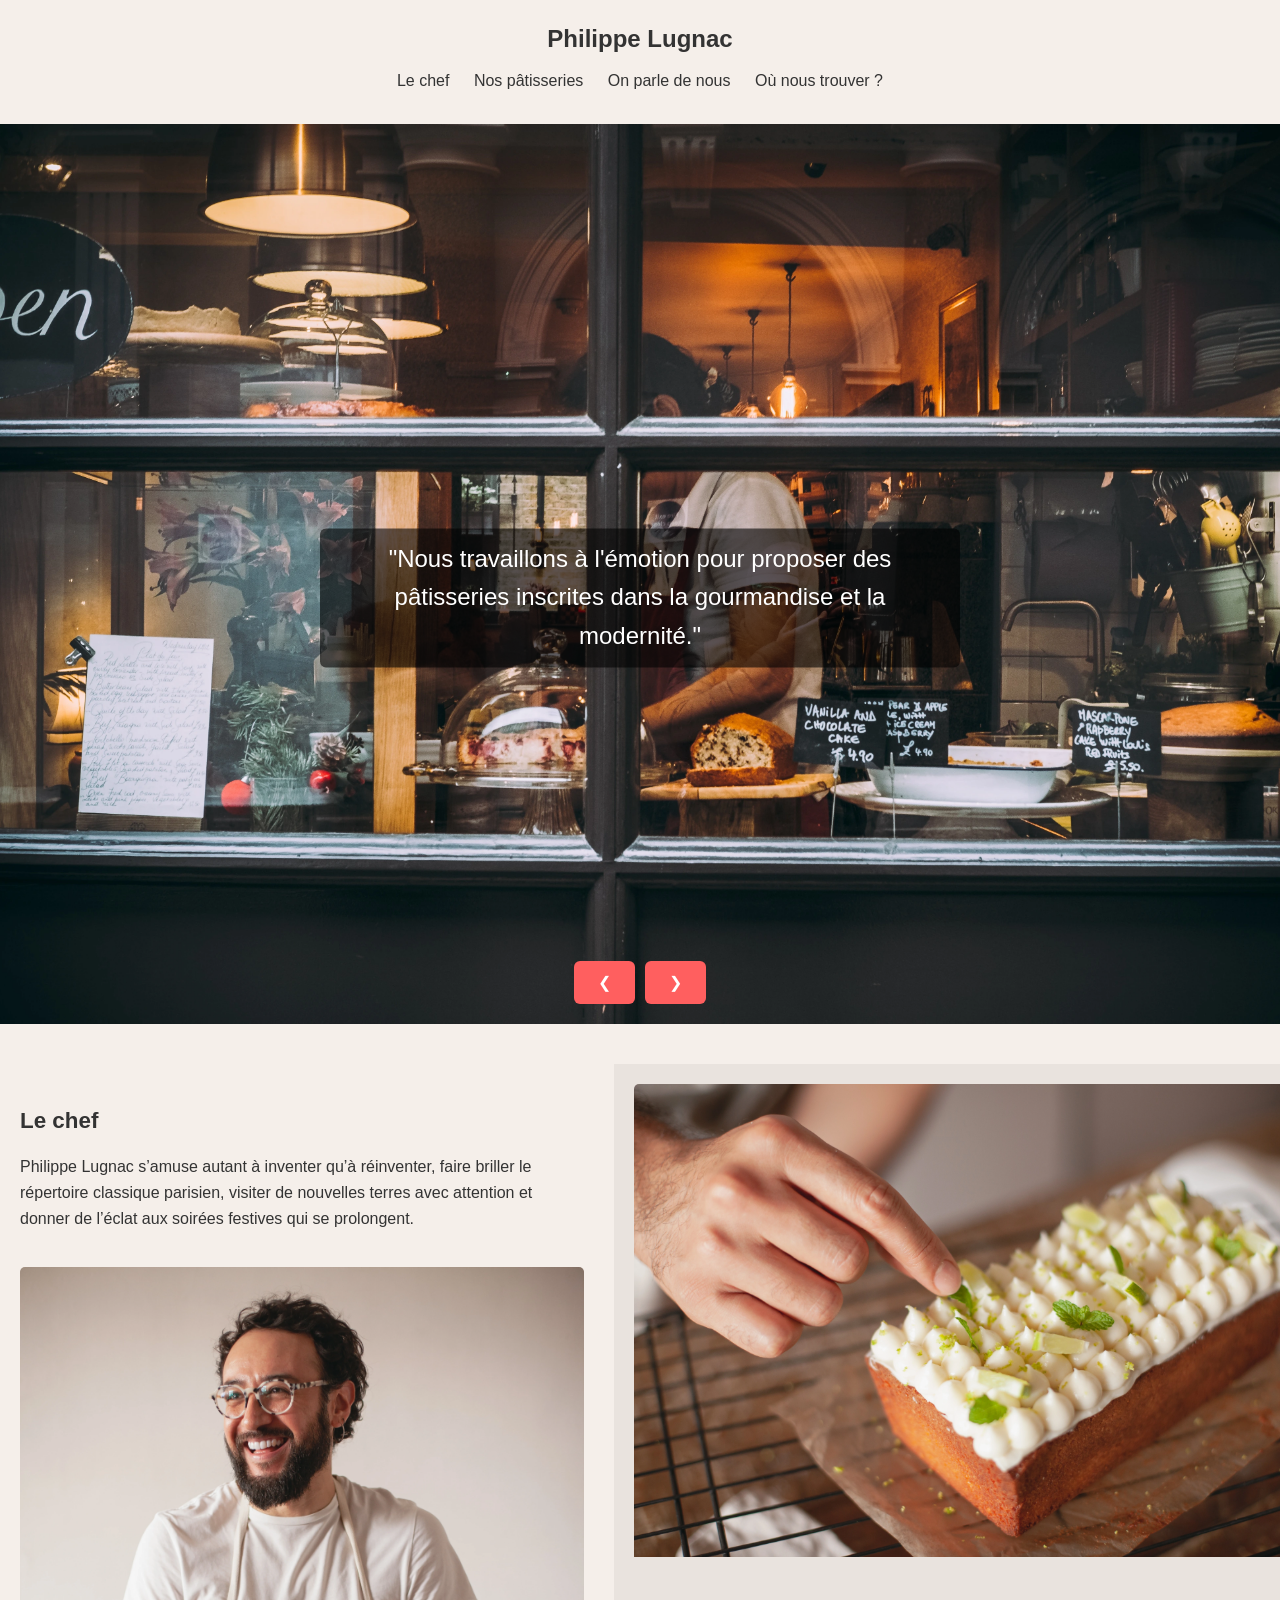
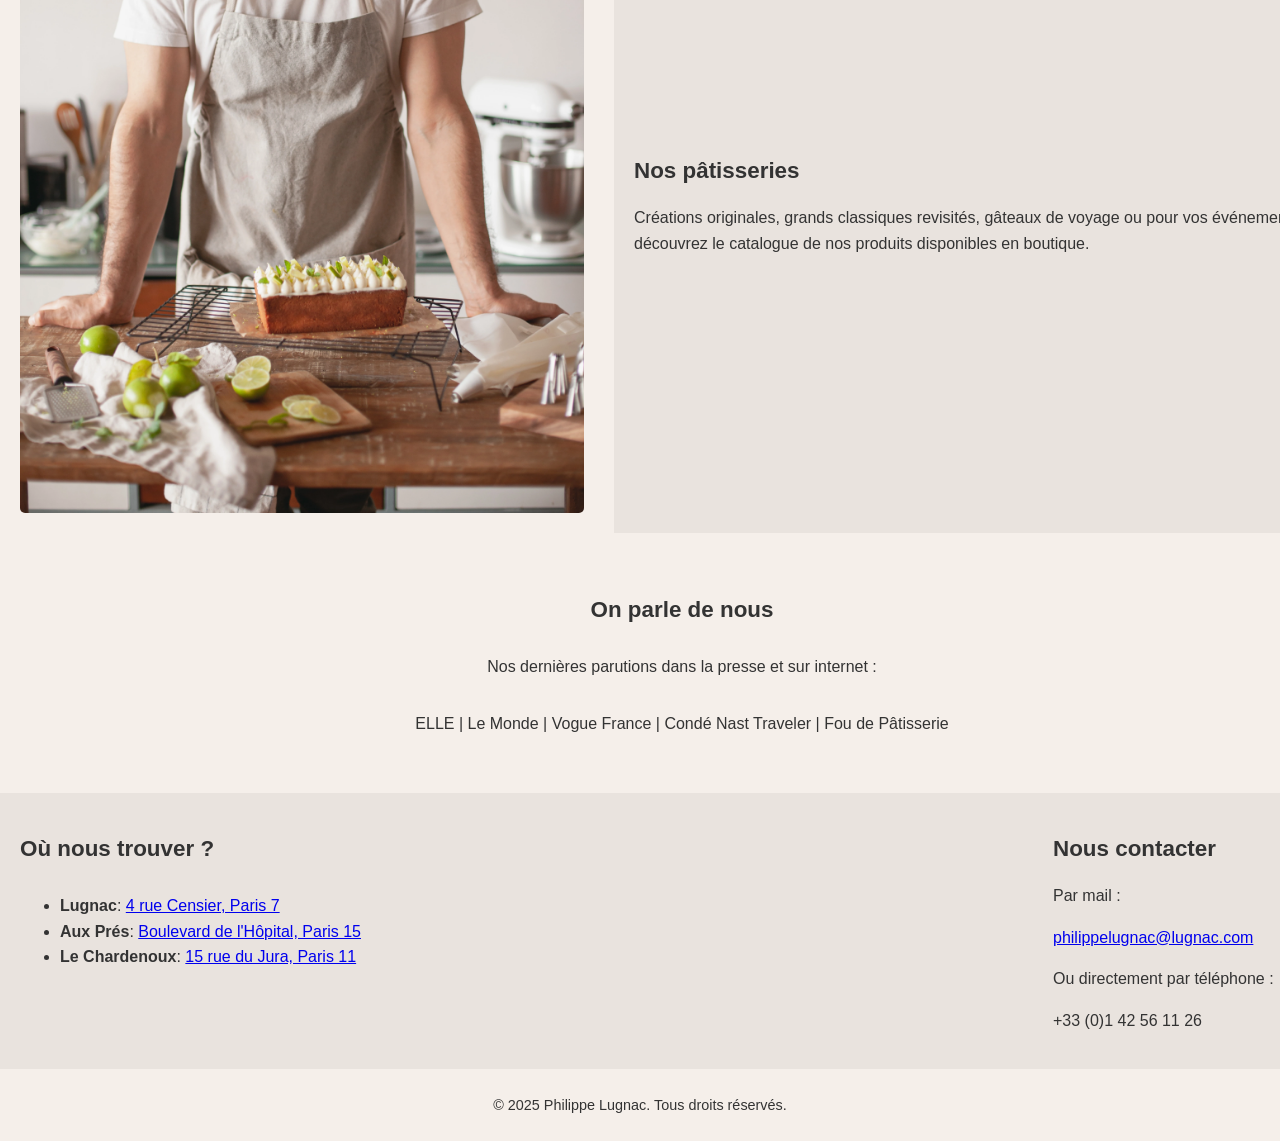
<file: index.html>
<!DOCTYPE html>
<html lang="fr">

<head>
    <meta charset="UTF-8">
    <meta name="viewport" content="width=device-width, initial-scale=1.0">
    <title>Philippe Lugnac - Pâtisseries</title>
    <link rel="stylesheet" href="style.css"/>
</head>

<body>
    <header>
        <h1>Philippe Lugnac</h1>
        <nav>
            <a href="#chef">Le chef</a>
            <a href="#patisseries">Nos pâtisseries</a>
            <a href="#media">On parle de nous</a>
            <a href="#locations">Où nous trouver ?</a>
        </nav>
    </header>

    <div class="hero">
      <div class="carousel">
          <img src="hero-image1.webp" alt="Image 1" class="carousel-image active" loading="lazy">
          <img src="hero-image2.webp" alt="Image 2" class="carousel-image" loading="lazy">
          <img src="hero-image3.webp" alt="Image 3" class="carousel-image" loading="lazy">
          <img src="hero-image4.webp" alt="Image 4" class="carousel-image" loading="lazy">
      </div>
      
      <p class="hero-text">
          "Nous travaillons à l'émotion pour proposer des pâtisseries inscrites dans la gourmandise et la modernité."
      </p>
  
      <div class="carousel-controls">
          <button class="carousel-btn prev" onclick="prevImage()">&#10094;</button>
          <button class="carousel-btn next" onclick="nextImage()">&#10095;</button>
      </div>
    </div>

    <div class="flex">
        <div class="border-left"></div>
        <main>
            <div class="informations">
                <section id="chef" class="chef">
                    <div class="content">
                        <div>
                            <h2>Le chef</h2>
                            <p>Philippe Lugnac s’amuse autant à inventer qu’à réinventer, faire briller le répertoire
                                classique
                                parisien, visiter de nouvelles terres avec attention et donner de l’éclat aux soirées
                                festives
                                qui se prolongent.</p>
                        </div>
                        <img src="chef.webp" alt="Philippe Lugnac dans sa cuisine" loading="lazy">
                    </div>
                </section>

                <section id="patisseries" class="patisseries">
                    <div class="nos-patisseries">
                        <img src="gateau.webp" alt="Pâtisserie décorée avec soin" loading="lazy">
                        <div>
                            <h2>Nos pâtisseries</h2>
                            <p>Créations originales, grands classiques revisités, gâteaux de voyage ou pour vos événements,
                                découvrez le catalogue de nos produits disponibles en boutique.</p>
                        </div>
                    </div>
                </section>
            </div>

            <section id="media" class="media">
                <h2>On parle de nous</h2>
                <p>Nos dernières parutions dans la presse et sur internet :</p>
                <div>
                    <p>ELLE | Le Monde | Vogue France | Condé Nast Traveler | Fou de Pâtisserie</p>
                </div>
            </section>

            <section id="locationsContact" class="locationsContact">
                <div>
                    <h2>Où nous trouver ?</h2>
                    <div class="grid">
                        <ul>
                            <li><strong>Lugnac</strong>: <a
                                    href="https://www.google.fr/maps/place/4+Rue+Censier,+75005+Paris/@48.8410919,2.3526616,721m/data=!3m2!1e3!4b1!4m6!3m5!1s0x47e671f1f4104b53:0x43e3cbe39e9ac673!8m2!3d48.8410919!4d2.3552365!16s%2Fg%2F11kj0jx6jg?entry=ttu&g_ep=EgoyMDI1MDIxMS4wIKXMDSoASAFQAw%3D%3D">
                                    4 rue Censier, Paris 7
                                </a>
                            </li>
                            <li><strong>Aux Prés</strong>: <a
                                    href="https://www.google.fr/maps/place/Bd+de+l'H%C3%B4pital,+Paris/@48.8377865,2.3576212,1442m/data=!3m2!1e3!4b1!4m6!3m5!1s0x47e671f486441fa9:0x172c6bb691c3df2e!8m2!3d48.8377865!4d2.3601961!16zL20vMGIwMzY3?entry=ttu&g_ep=EgoyMDI1MDIxMC4wIKXMDSoASAFQAw%3D%3D">
                                    Boulevard de l'Hôpital, Paris 15
                                </a>
                            </li>
                            <li><strong>Le Chardenoux</strong>: <a
                                    href="https://www.google.fr/maps/place/15+Rue+du+Jura,+75013+Paris/@48.8371371,2.3513052,1442m/data=!3m2!1e3!4b1!4m6!3m5!1s0x47e671f2e81a700d:0xc16e8543b4608ac7!8m2!3d48.8371372!4d2.3561761!16s%2Fg%2F11cs6p7qyv?entry=ttu&g_ep=EgoyMDI1MDIxMC4wIKXMDSoASAFQAw%3D%3D">
                                    15 rue du Jura, Paris 11
                                </a>
                            </li>
                        </ul>
                    </div>
                </div>

                <div id="right">
                    <h2>Nous contacter</h2>
                    <p>Par mail :</p>
                    <a href="mailto:philippelugnac@lugnac.com">philippelugnac@lugnac.com</a>
                    <p>Ou directement par téléphone : </p>
                    <p>+33 (0)1 42 56 11 26</p>
                </div>
            </section>
        </main>
        <div class="border-right"></div>
    </div>
    <footer>
        <p>&copy; 2025 Philippe Lugnac. Tous droits réservés.</p>
    </footer>
    <script src="script.js"></script>
  </body>
</html>
</file>
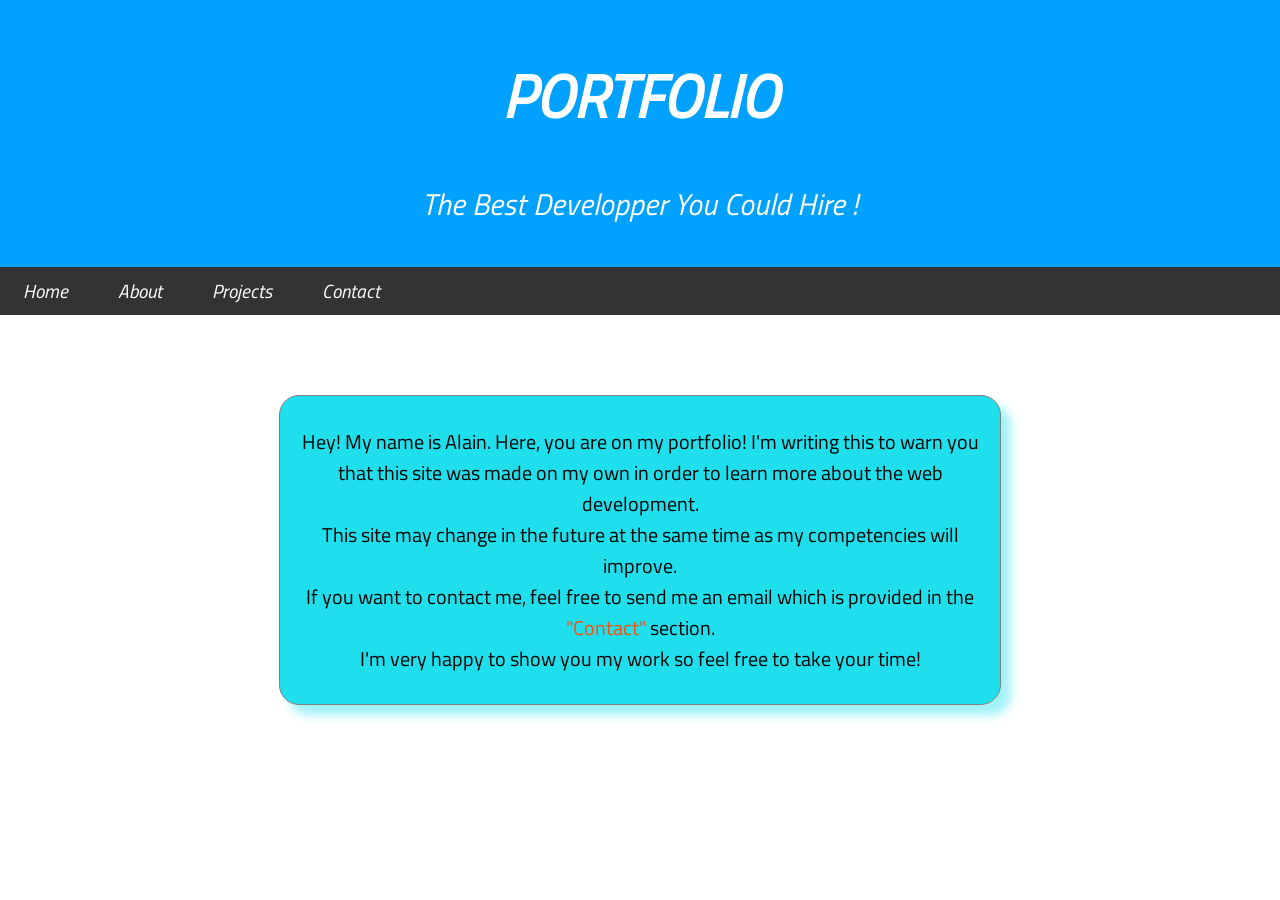
<file: www/index.html>
<!DOCTYPE html>
<html lang="en" dir="ltr">
    
    <head>
        <meta charset="utf-8">
        <title>Portfolio</title>
        <link rel="stylesheet" href="css/master.css">
        <link rel="icon" href="ressources/img/favicon.png">
        <script src="js/index.js" charset="utf-8"></script>
    </head>

    <body>
        <div class="fixed-header">
            <h1>PORTFOLIO</h1>
            <p> The Best Developper You Could Hire !</p>
        </div>
        <nav>
            <a class="item" href="index.html">Home</a>
            <a class="item" href="#">About</a>
            <a class="item" href="pages/projects.html">Projects</a>
            <a class="item" href="#">Contact</a>
        </nav>
        <div class="container">
            <div class="information-container">
                <p>Hey! My name is Alain. Here, you are on my portfolio! I'm writing this to warn you that this site was made on my own in order to learn more about the web development.
                    This site may change in the future at the same time as my competencies will improve.
                    If you want to contact me, feel free to send me an email which is provided in the <a href="#">"Contact"</a> section.
                    I'm very happy to show you my work so feel free to take your time!
                </p>
            </div>
        </div>
    </body>
</html>
</file>
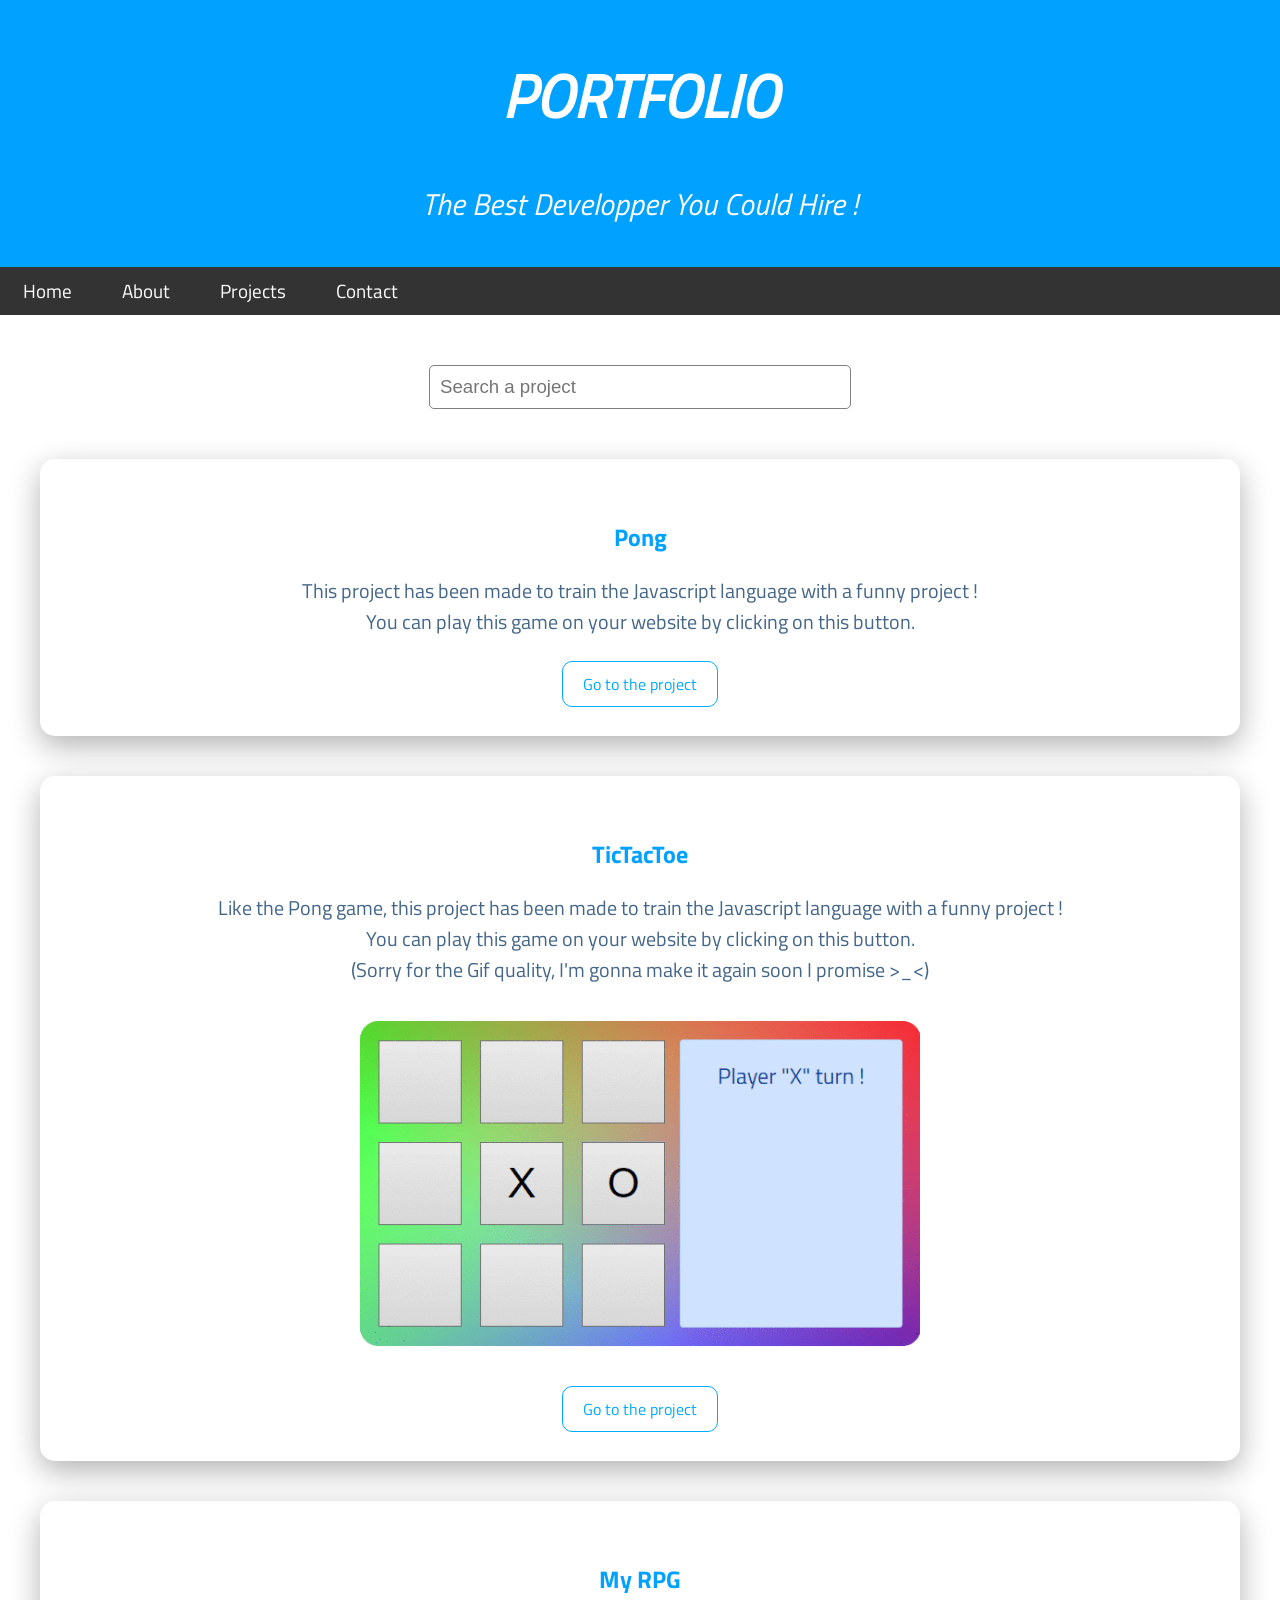
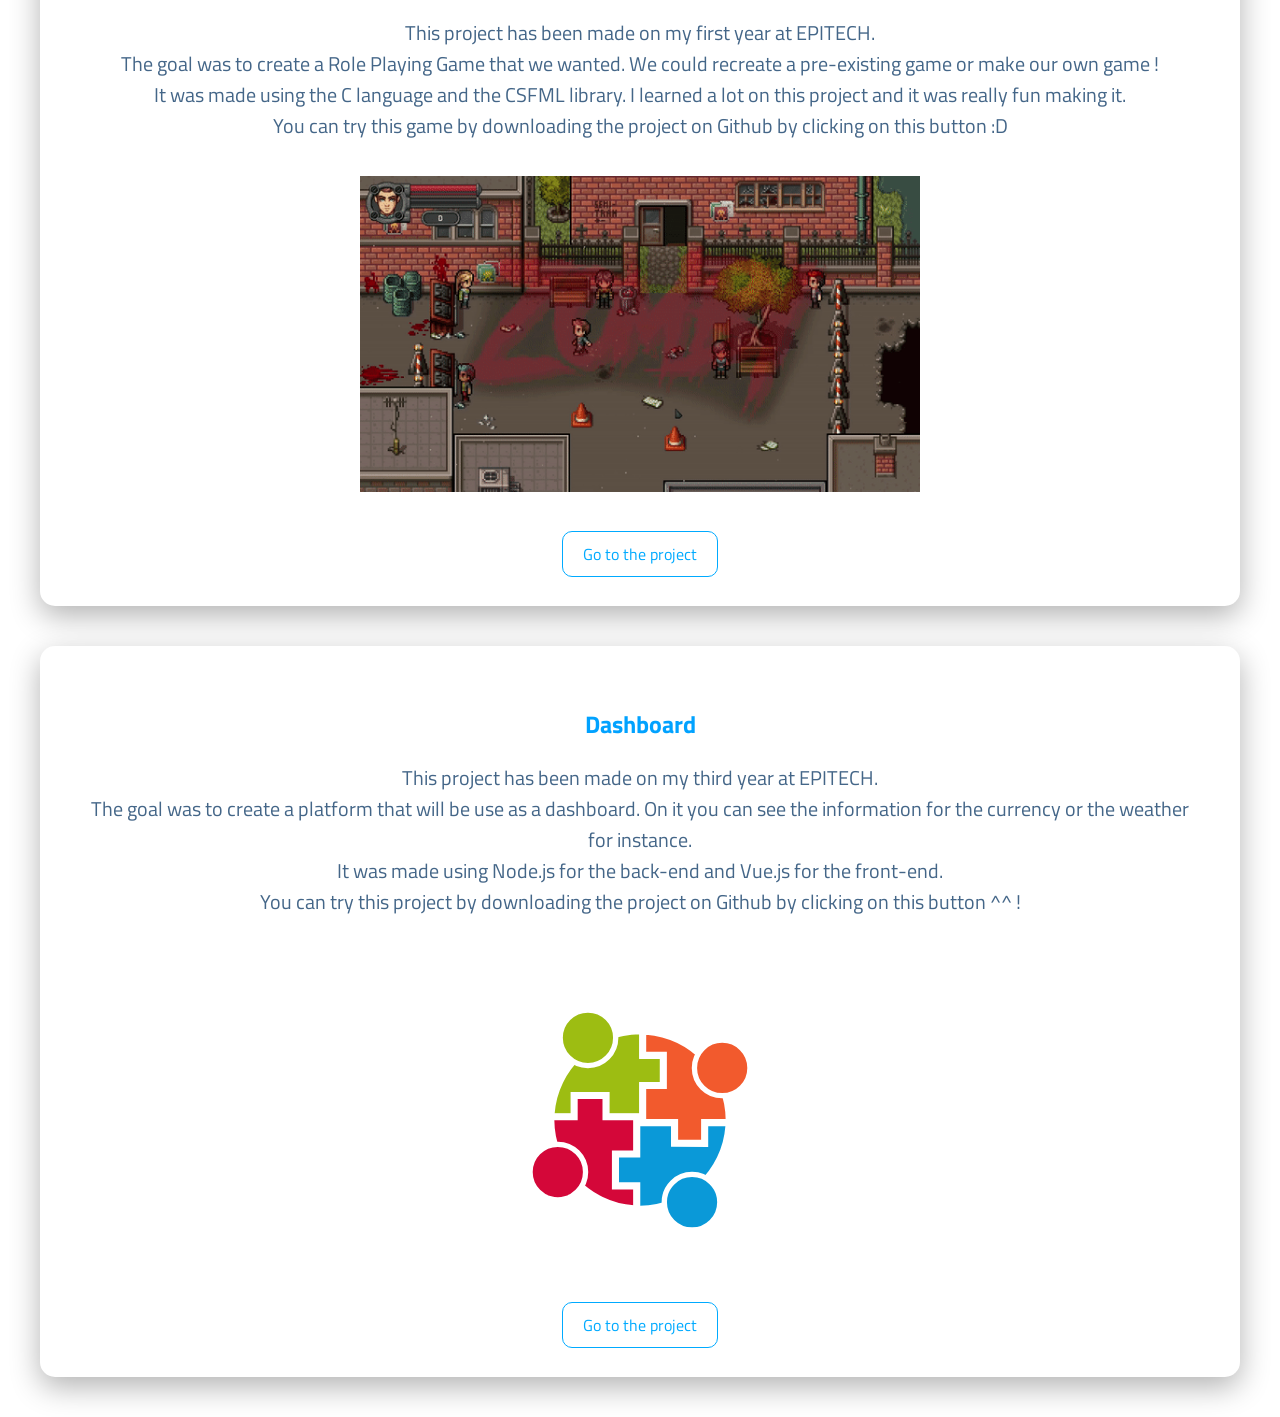
<file: pages/projects.html>
<!DOCTYPE html>
<html lang="en" dir="ltr">
    
    <head>
        <meta charset="utf-8">
        <title>Portfolio</title>
        <link rel="stylesheet" href="../css/master.css">
        <link rel="stylesheet" href="../css/projects.css">
        <link rel="icon" href="../ressources/img/favicon.png">
        <script src="../js/index.js" charset="utf-8"></script>
        <script src="../js/project.js" charset="utf-8"></script>
    </head>

    <body>
        <div class="fixed-header">
            <h1>PORTFOLIO</h1>
            <p> The Best Developper You Could Hire !</p>
        </div>
        <nav>
            <a class="item" href="../index.html">Home</a>
            <a class="item" href="#">About</a>
            <a class="item" href="projects.html">Projects</a>
            <a class="item" href="contact.html">Contact</a>
        </nav>
        <div class="container">
            <div class="centered">
                <input id="search-input" type="text" placeholder="Search a project">
            </div>
            <div class="projects">
                <div class="card-white">
                    <h2>Pong</h2>
                    <p>This project has been made to train the Javascript language with a funny project !
                        You can play this game on your website by clicking on this button.
                    </p>
                    <a class="button-project" href="projects/pong.html">Go to the project</a>
                </div>
                <div class="card-white">
                    <h2>TicTacToe</h2>
                    <p>Like the Pong game, this project has been made to train the Javascript language with a funny project !
                        You can play this game on your website by clicking on this button.
                        (Sorry for the Gif quality, I'm gonna make it again soon I promise >_<)
                    </p>
                    <img src="../ressources/img/tictactoe_gif.gif" class="center-image">
                    <a class="button-project" href="projects/TicTacToe.html">Go to the project</a>
                </div>
                <div class="card-white">
                    <h2>My RPG</h2>
                    <p>This project has been made on my first year at EPITECH.
                        The goal was to create a Role Playing Game that we wanted. We could recreate a pre-existing game or make our own game !
                        It was made using the C language and the CSFML library. I learned a lot on this project and it was really fun making it.
                        You can try this game by downloading the project on Github by clicking on this button :D
                    </p>
                    <img src="../ressources/img/RPG_gif.gif" class="center-image">
                    <a class="button-project" href="https://github.com/Alsaka-No-One/My_RPG">Go to the project</a>
                </div>
                <div class="card-white">
                    <h2>Dashboard</h2>
                    <p>This project has been made on my third year at EPITECH.
                        The goal was to create a platform that will be use as a dashboard. On it you can see the information for the currency or the weather for instance.
                        It was made using Node.js for the back-end and Vue.js for the front-end.
                        You can try this project by downloading the project on Github by clicking on this button ^^ !
                    </p>
                    <img src="../ressources/img/spinner.svg" class="spinner-svg">
                    <a class="button-project" href="https://github.com/Alsaka-No-One/dashboard">Go to the project</a>
                </div>
            </div>
        </div>
    </body>
</html>
</file>
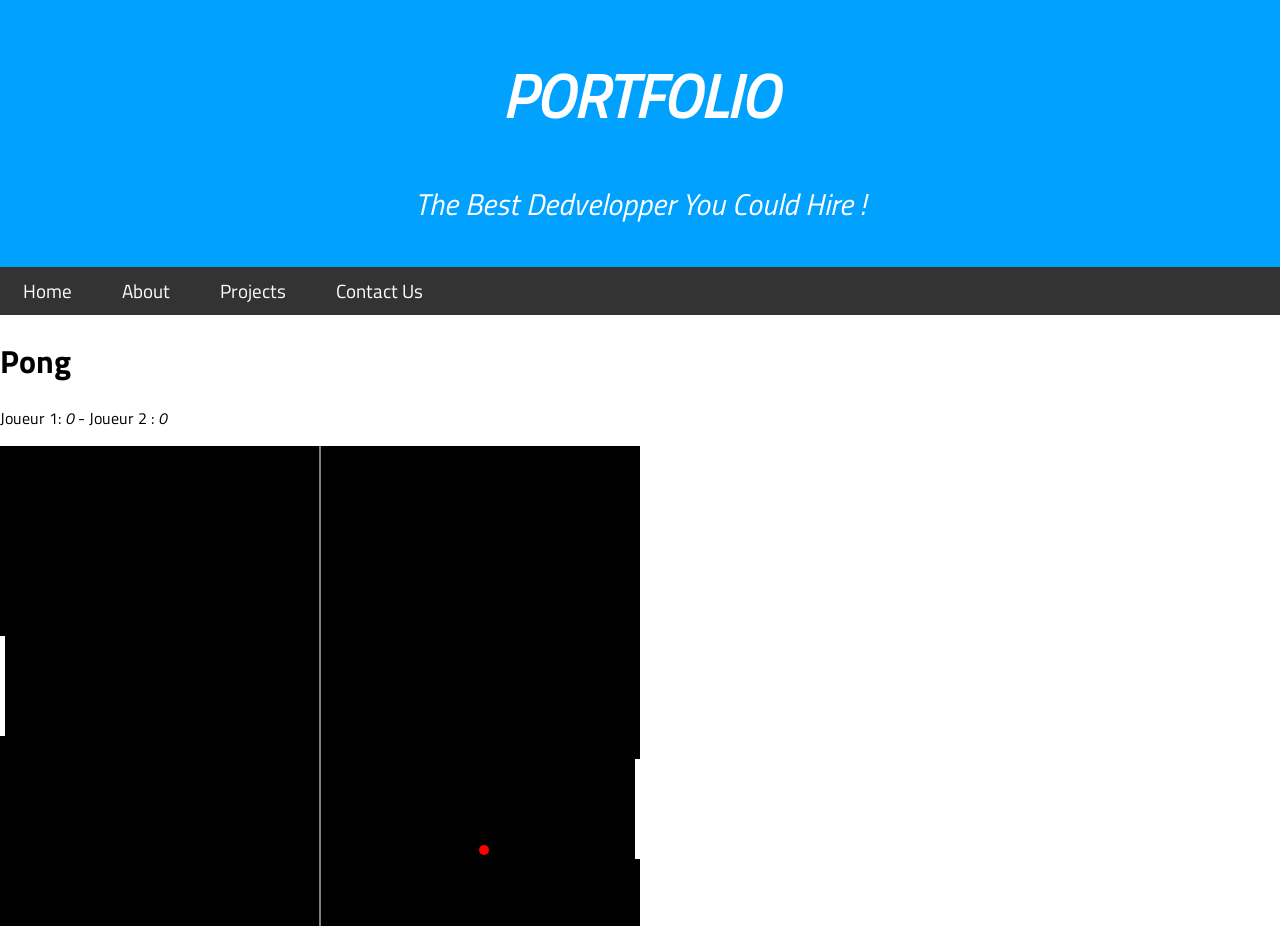
<file: pages/projects/pong.html>
<!DOCTYPE HTML>
<html lang="en" dir="ltr">

    <head>
        <meta charset="utf-8">
        <title>Pong</title>
        <link rel="stylesheet" href="../../css/master.css">
        <link rel="icon" href="../../ressources/img/favicon.png">
        <script src="../../js/index.js" charset="utf-8"></script>
    </head>

    <body>
        <div class="fixed-header">
            <h1>PORTFOLIO</h1>
            <p> The Best Dedvelopper You Could Hire !</p>
        </div>
        <nav>
            <a class="item" href="../../index.html">Home</a>
            <a class="item" href="#">About</a>
            <a class="item" href="../projects.html">Projects</a>
            <a class="item" href="../contact.html">Contact Us</a>
        </nav>
        <h1>Pong</h1>
        <main role="main">
            <p>Joueur 1: <em id="player-score">0</em> - Joueur 2 : <em id="computer-score">0</em></p>
            <canvas id="canvas" width="640" height="480"></canvas>
        </main>
        <script src="../../js/pong/main.js"></script>

    </body>

</html
</file>
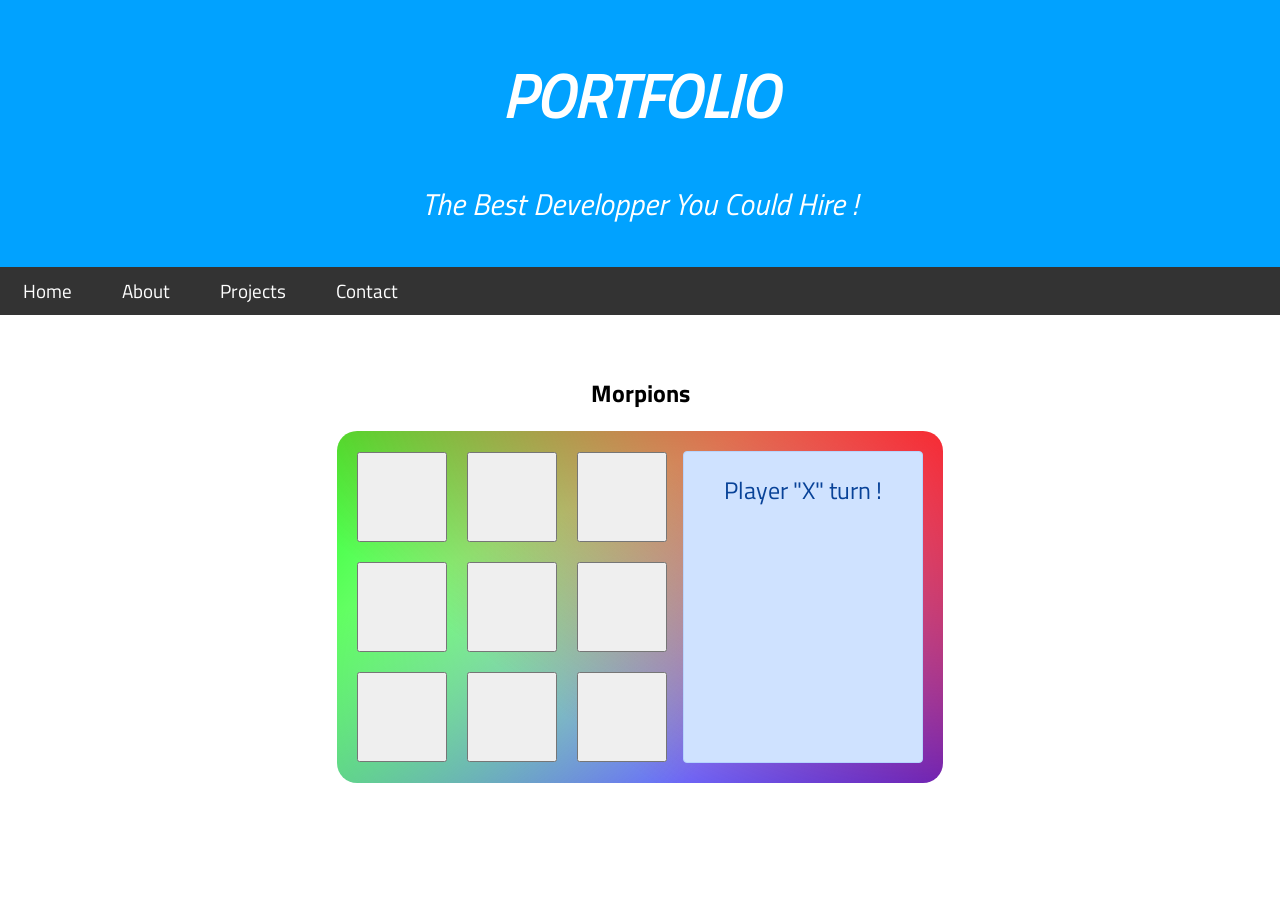
<file: pages/projects/TicTacToe.html>
<!DOCTYPE html>
<html lang="en" dir="ltr">
    
    <head>
        <meta charset="utf-8">
        <title>Portfolio</title>
        <link rel="stylesheet" href="../../css/master.css">
        <link rel="stylesheet" href="../../css/project/tictactoe.css">
        <link rel="icon" href="../../ressources/img/favicon.png">
        <script src="../../js/index.js" charset="utf-8"></script>
        <script src="../../js/TicTacToe/main.js" charset="utf-8" defer></script>
    </head>

    <body>
        <div class="fixed-header">
            <h1>PORTFOLIO</h1>
            <p> The Best Developper You Could Hire !</p>
        </div>
        <nav>
            <a class="item" href="../../index.html">Home</a>
            <a class="item" href="#">About</a>
            <a class="item" href="../projects.html">Projects</a>
            <a class="item" href="../contact.html">Contact</a>
        </nav>
        <div class="container">
            <div class="centered">
                <h2>Morpions</h2>
                <div class="morpion">
                    <div class="button-morpion">
                        <button class="button-game"></button>
                        <button class="button-game"></button>
                        <button class="button-game"></button>
                        <button class="button-game"></button>
                        <button class="button-game"></button>
                        <button class="button-game"></button>
                        <button class="button-game"></button>
                        <button class="button-game"></button>
                        <button class="button-game"></button>
                    </div>
                    <div class="game-information">Player "X" turn !</div>
                </div>
            </div>
        </div>
    </body>
</html>
</file>
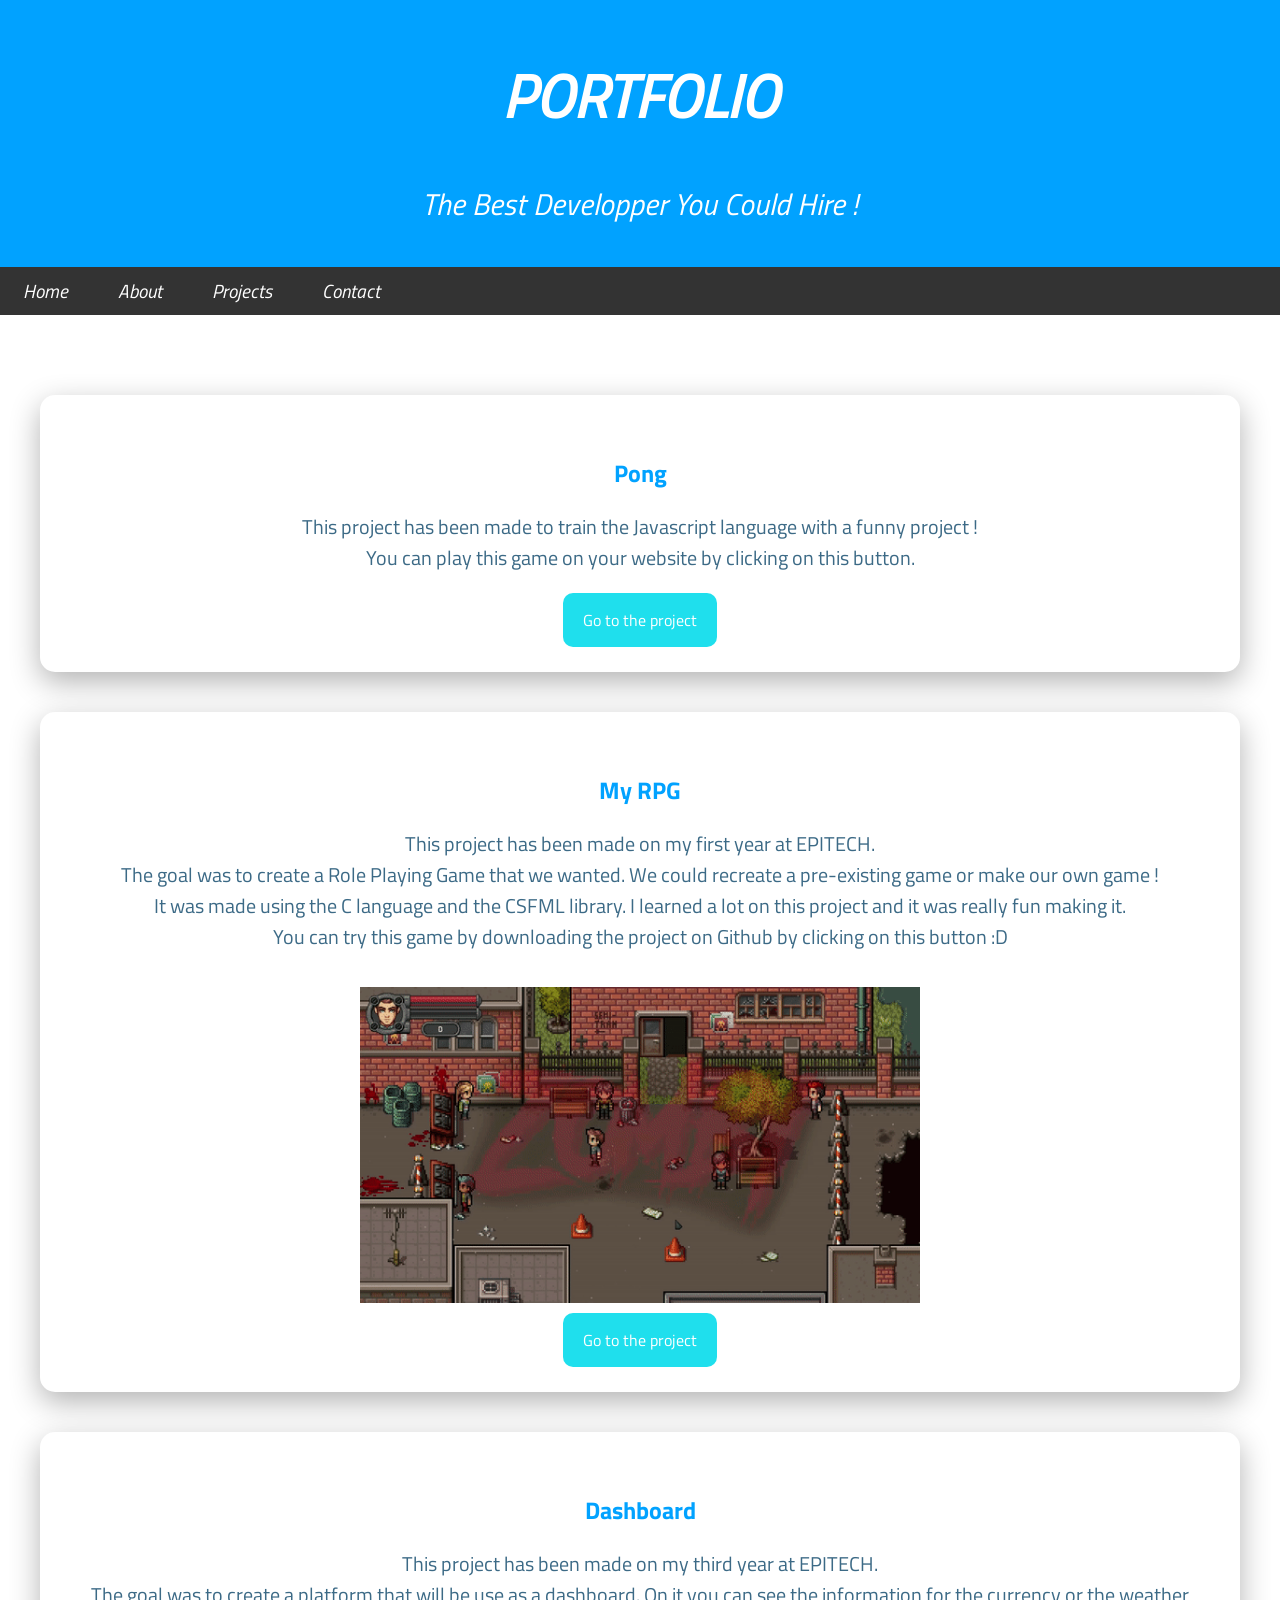
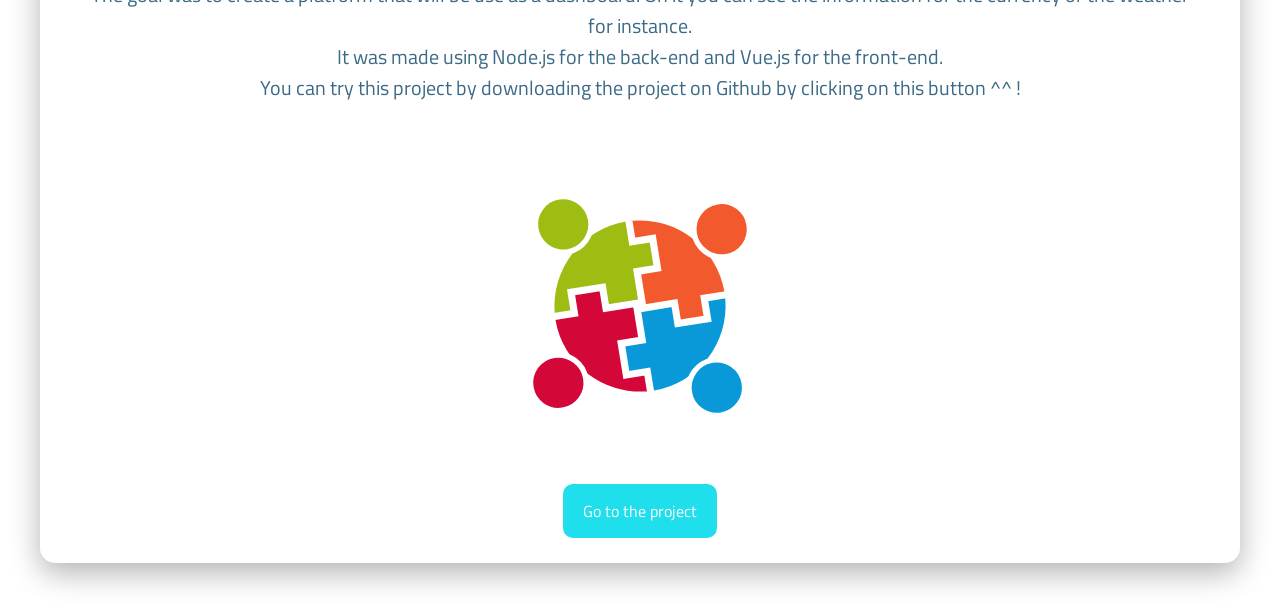
<file: www/pages/projects.html>
<!DOCTYPE html>
<html lang="en" dir="ltr">
    
    <head>
        <meta charset="utf-8">
        <title>Portfolio</title>
        <link rel="stylesheet" href="../css/master.css">
        <link rel="stylesheet" href="../css/projects.css">
        <link rel="icon" href="../ressources/img/favicon.png">
        <script src="../js/index.js" charset="utf-8"></script>
    </head>

    <body>
        <div class="fixed-header">
            <h1>PORTFOLIO</h1>
            <p> The Best Developper You Could Hire !</p>
        </div>
        <nav>
            <a class="item" href="../index.html">Home</a>
            <a class="item" href="#">About</a>
            <a class="item" href="projects.html">Projects</a>
            <a class="item" href="#">Contact</a>
        </nav>
        <div class="container">
            <div class="card-white">
                <h2>Pong</h2>
                <p>This project has been made to train the Javascript language with a funny project !
                    You can play this game on your website by clicking on this button.
                </p>
                <a class="button-project" href="projects/pong.html">Go to the project</a>
            </div>
            <div class="card-white">
                <h2>My RPG</h2>
                <p>This project has been made on my first year at EPITECH.
                    The goal was to create a Role Playing Game that we wanted. We could recreate a pre-existing game or make our own game !
                    It was made using the C language and the CSFML library. I learned a lot on this project and it was really fun making it.
                    You can try this game by downloading the project on Github by clicking on this button :D
                </p>
                <img src="../ressources/img/RPG_gif.gif" class="center-image">
                <a class="button-project" href="https://github.com/Alsaka-No-One/My_RPG">Go to the project</a>
            </div>
            <div class="card-white">
                <h2>Dashboard</h2>
                <p>This project has been made on my third year at EPITECH.
                    The goal was to create a platform that will be use as a dashboard. On it you can see the information for the currency or the weather for instance.
                    It was made using Node.js for the back-end and Vue.js for the front-end.
                    You can try this project by downloading the project on Github by clicking on this button ^^ !
                </p>
                <img src="../ressources/img/spinner.svg" class="spinner-svg">
                <a class="button-project" href="https://github.com/Alsaka-No-One/dashboard">Go to the project</a>
            </div>
            <!-- <div class="card-white">
                <h2>Pong</h2>
                <p>This project has been made to train the Javascript language with a funny project !
                    You can play this game on your website by clicking on this button.
                </p>
                <a class="button-project" href="projects/pong.html">Go to the project</a>
            </div>
            <div class="card-white">
                <h2>Pong</h2>
                <p>This project has been made to train the Javascript language with a funny project !
                    You can play this game on your website by clicking on this button.
                </p>
                <a class="button-project" href="projects/pong.html">Go to the project</a>
            </div> -->
        </div>
    </body>
</html>
</file>
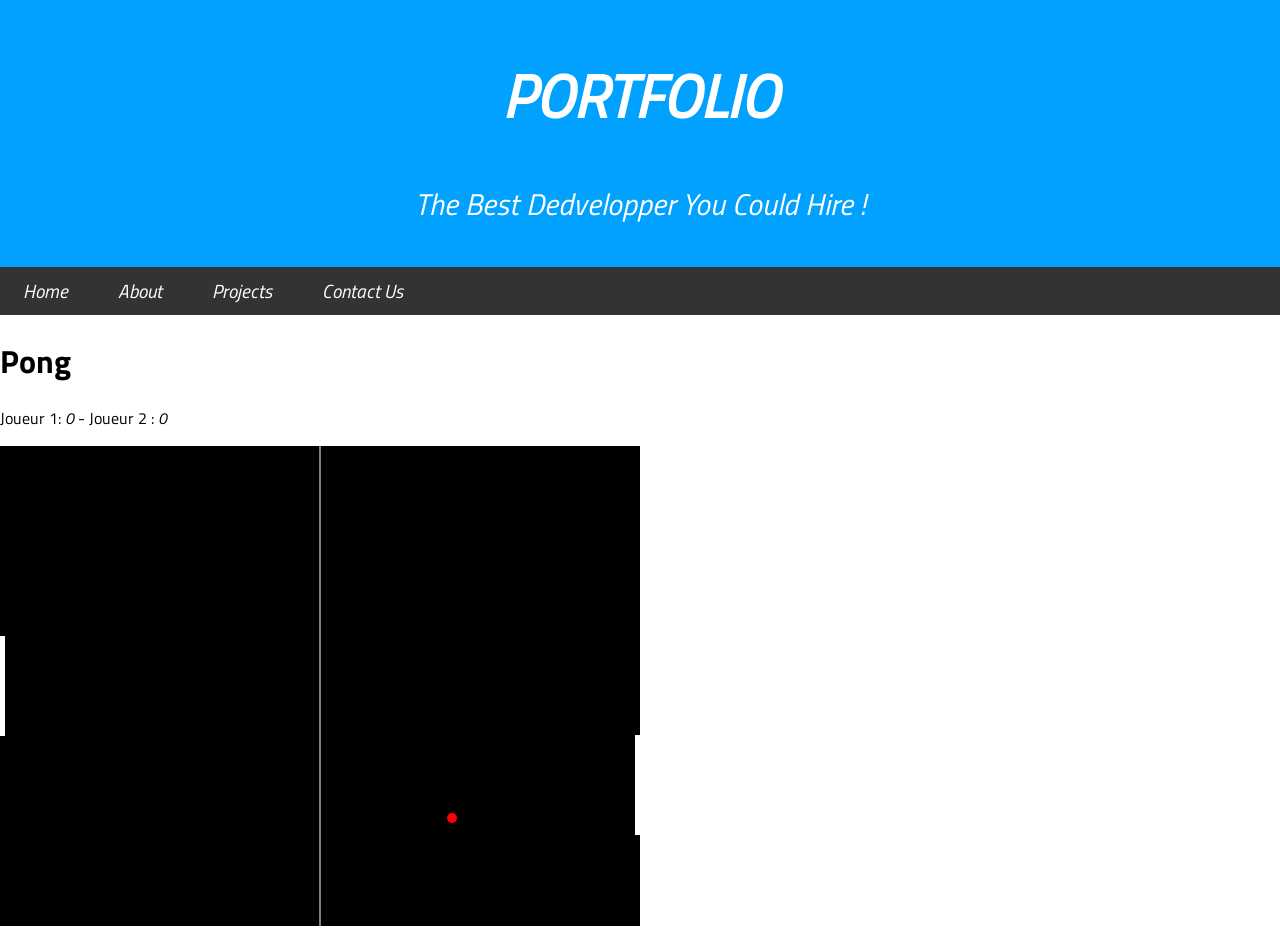
<file: www/pages/projects/pong.html>
<!DOCTYPE HTML>
<html lang="en" dir="ltr">

    <head>
        <meta charset="utf-8">
        <title>Pong</title>
        <link rel="stylesheet" href="../../css/master.css">
        <link rel="icon" href="../../ressources/img/favicon.png">
        <script src="../../js/index.js" charset="utf-8"></script>
    </head>

    <body>
        <div class="fixed-header">
            <h1>PORTFOLIO</h1>
            <p> The Best Dedvelopper You Could Hire !</p>
        </div>
        <nav>
            <a class="item" href="../../index.html">Home</a>
            <a class="item" href="#">About</a>
            <a class="item" href="../projects.html">Projects</a>
            <a class="item" href="#">Contact Us</a>
        </nav>
        <h1>Pong</h1>
        <main role="main">
            <p>Joueur 1: <em id="player-score">0</em> - Joueur 2 : <em id="computer-score">0</em></p>
            <canvas id="canvas" width="640" height="480"></canvas>
        </main>
        <script src="../../js/pong/main.js"></script>

    </body>

</html
</file>
<file: style.css>
body {
  font-family: Arial, sans-serif;
  line-height: 1.6;
  margin: 0;
  padding: 0;
  color: #333;
  background-color: #F5EFEA;
}

header {
  text-align: center;
  padding: 20px;
  background-color: #F5EFEA;
}

header h1 {
  font-size: 1.5rem;
  margin: 0;
}

nav {
  margin: 10px 0;
}

nav a {
  margin: 0 10px;
  text-decoration: none;
  color: #333;
  font-size: 1rem;
}

.flex {
  display: flex;
  justify-content: space-between;
}

.border-left {
  width: 33%;
  height: 100vh;
}

.border-right {
  width: 33%;
  height: 100vh;
}

.hero {
  position: relative;
  width: 100vw; /* Prend 100% de la largeur de la fenêtre */
  height: 100vh; /* Hauteur égale à la hauteur de la fenêtre */
  overflow: hidden;
}

.carousel {
  position: relative;
  width: 100vw;
  height: 100vh;
}

.carousel-image {
  width: 100vw;
  height: 100vh;
  object-fit: cover; /* Remplit l'espace sans déformation */
  display: none;
  transition: opacity 0.5s ease;
}

.carousel-image.active {
  display: block;
  opacity: 1;
}

.hero-text {
  position: absolute;
  top: 50%;
  left: 50%;
  transform: translate(-50%, -50%);
  color: white;
  background-color: rgba(0, 0, 0, 0.6);
  padding: 12px 24px;
  border-radius: 6px;
  font-size: 24px;
  text-align: center;
  max-width: 80%;
}

.carousel-controls {
  position: absolute;
  bottom: 20px;
  left: 50%;
  transform: translateX(-50%);
  display: flex;
  gap: 10px;
}

.carousel-btn {
  background-color: #ff5f5f;
  color: white;
  padding: 12px 24px;
  border: none;
  border-radius: 6px;
  font-size: 16px;
  cursor: pointer;
  transition: background-color 0.3s ease;
}

.carousel-btn:hover {
  background-color: #e04d4d;
}

@media (max-width: 768px) {
  .hero-text {
      font-size: 18px;
      padding: 8px 16px;
  }

  .carousel-btn {
      padding: 10px 20px;
      font-size: 14px;
  }
}

section {
  padding: 20px;
}

.chef, .patisseries, .media {
  display: flex;
  flex-direction: column;
  margin-bottom: 20px;
}

.locationsContact {
  display: flex;;
}

.chef img {
  width: 564px;
  height: 702px;
}

.patisseries {
  background-color: #e9e3de;
}

.patisseries img {
  width: 710px;
  height: 533px;
}

.locationsContact {
  background-color: #e9e3de;
}

.media {
  text-align: center;
}

.locationsContact img {
  width: 564px;
  height: 404px;
}

h2 {
  font-size: 1.4rem;
  margin-bottom: 10px;
}

.content {
  display: flex;
  flex-wrap: wrap;
  gap: 20px;
}

.grid {
  display: grid;
  flex-direction: column;
  align-items: center; 
  grid-template-columns: 1fr 1fr 1fr;
  column-gap: 5px;
}

.nos-patisseries {
  display: flex;
  flex-direction: column;
  align-items: center; 
  grid-template-columns: 1fr 1fr 1fr;
  column-gap: 5px;
}

.nos-patisseries img {
  padding-bottom: 25%;
}

.informations {
  display: flex;
  flex-direction: row;
  gap: 10px;
  padding-top: 40px;
}

.informations img {
  height: auto;
  border-radius: 5px;
}

.right {
  right: 0;
}

footer {
  text-align: center;
  padding: 10px;
  background-color: #F5EFEA;
  font-size: 0.9rem;
}
</file>
<file: www/css/master.css>
@font-face {
    font-family: "Titilium";
    src: url("../ressources/font/titilium-web/TitilliumWeb-Regular.ttf") format("truetype");

    font-weight: normal;
    font-style: normal;
    font-variant: normal;
}

@font-face {
    font-family: "Titilium";
    src: url("../ressources/font/titilium-web/TitilliumWeb-Italic.ttf") format("truetype");

    font-style: italic;
}

@font-face {
    font-family: "Titilium";
    src: url("../ressources/font/titilium-web/TitilliumWeb-Bold.ttf") format("truetype");

    font-weight: bold;
}

body {
    margin: 0;
    font-family: 'Titilium';
}

.fixed-header {
    flex: content;
    padding: 10px;
    margin: 0;
    background: rgb(1, 162, 255);
    text-align: center;
    color: white;
    font-size: 30px;
    font-style: italic;
}

.container {
    margin: 20px;
    padding: 20px;
}

.information-container {
	width: 700px;
	margin: 40px auto;
    padding: 10px;
    background-color: rgba(19, 222, 236, 0.945);
    text-align: center;
    border: 1px solid grey;
    border-radius: 20px;
    box-shadow: 10px 10px 10px rgba(19, 222, 236, 0.4);
}

.information-container > p {
    white-space: pre-line;
    font-size: 20px;
	font-family: 'Titilium';
}

.information-container > p > a {
    text-decoration: none;
    color: rgb(255, 76, 5);
}

@media (max-width: 960px) {
	.information-container {
		width: 700px;
	}
}

@media (max-width: 720px) {
	.information-container {
		width: 500px;
	}
}

@media (max-width: 540px) {
	.information-container {
		width: 300px;
	}
}

nav {
    width: 100%;
    left: 0;
    background: #333;
    padding: 10px 0;
    color: #fff;
    font-style: italic;
}

nav.fixed-top {
    position: fixed;
    top: 0;
    width: 100%;
    background: #333;
    padding: 10px 0;
    color: #fff;
    font-style: italic;
}

nav > .item {
    font-size: 14pt;
    color: #fff;
    padding: 23px;
    text-decoration: none;
    transition: .2s opacity linear;
}

nav > .item:hover {
    opacity: .6;
}
</file>
<file: css/master.css>
@font-face {
    font-family: "Titilium";
    src: url("../ressources/font/titilium-web/TitilliumWeb-Regular.ttf") format("truetype");

    font-weight: normal;
    font-style: normal;
    font-variant: normal;
}

@font-face {
    font-family: "Titilium";
    src: url("../ressources/font/titilium-web/TitilliumWeb-Italic.ttf") format("truetype");

    font-style: italic;
}

@font-face {
    font-family: "Titilium";
    src: url("../ressources/font/titilium-web/TitilliumWeb-Bold.ttf") format("truetype");

    font-weight: bold;
}

body {
    margin: 0;
    font-family: 'Titilium';
}

body.fixed-top .container {
    margin-top: 70px;
}

body.fixed-top nav {
    position: fixed;
}

.centered {
    text-align: center;
}

.fixed-header {
    flex: content;
    padding: 10px;
    margin: 0;
    background: rgb(1, 162, 255);
    text-align: center;
    color: white;
    font-size: 30px;
    font-style: italic;
}

.container {
    margin: 20px;
    padding: 20px;
}

.information-container {
    position: relative;
    padding: 20px 40px;
    margin-bottom: 1rem;
    border: 1px solid transparent;
    border-radius: .25rem;
    color: #084298;
    background-color: #cfe2ff;
    border-color: #b6d4fe;
    font-size: 18pt;
    white-space: pre-line;
}

.information-container > a {
    text-decoration: none;
    color: rgb(255, 76, 5);
}

@media (max-width: 960px) {
	.information-container {
		width: 700px;
	}
}

@media (max-width: 720px) {
	.information-container {
		width: 500px;
	}
}

@media (max-width: 540px) {
	.information-container {
		width: 300px;
	}
}

nav {
    width: 100%;
    top: 0;
    left: 0;
    background: #333;
    padding: 10px 0;
    color: #fff;
    z-index: 4;
}

nav > .item {
    font-size: 14pt;
    color: #fff;
    padding: 23px;
    text-decoration: none;
    transition: .2s opacity linear;
}

nav > .item:hover {
    opacity: .6;
}
</file>
<file: css/projects.css>
#search-input {
    font-size: 14pt;
    padding: 10px;
    margin: 10px 0;
    min-width: 400px;
    border-radius: 5px;
    outline: none;
    border: 1px solid grey;
    transition: .1s box-shadow linear;
}

#search-input:focus {
    border-color: rgba(19, 222, 236, 0.945);
    box-shadow: 0 0 5px rgba(19, 222, 236, 0.945);
}

.projects {
    display: flex;
    flex-direction: column;
    justify-content: center;
}

.card-white {
    background-color: white;
    padding: 40px;
    box-shadow: 0px 10px 30px rgba(0, 0, 0, 0.3);
    border-radius: 15px;
    margin: 40px 0px 0px 0px;
    text-align: center;
}

.card-white > h2 {
    font-weight: bold;
    color: rgb(1, 162, 255);
}

.card-white > p {
    white-space: pre-line;
    font-size: 20px;
    font-family: 'Titilium';
    color: #468;
    padding-bottom: 15px;
}

.card-white > a {
    text-decoration: none;
    border-radius: 10px;
}

.center-image {
    display: block;
    margin-left: auto;
    margin-right: auto;
    width: 50%;
    padding-bottom: 50px;
}

.spinner-svg {
    display: block;
    margin-left: auto;
    margin-right: auto;
    width: 30%;
    padding-bottom: 25px;
}

.button-project {
    --button-color: #0af;
    color: var(--button-color);
    border: 1px solid var(--button-color);
    padding: 10px 20px;
    border-radius: 4px;
    transition: all .2s ease-in-out;
}

.button-project:hover {
    color: #fff;
    background-color: var(--button-color);
}
</file>
<file: css/project/tictactoe.css>
.morpion {
    display: inline-flex;
    align-items: center;
    justify-content: center;
    border-radius: 20px;
    background: linear-gradient(217deg, rgba(255,0,0,.8), rgba(255,0,0,0) 70.71%),
                linear-gradient(127deg, rgba(0,255,0,.8), rgba(0,255,0,0) 70.71%),
                linear-gradient(336deg, rgba(0,0,255,.8), rgba(0,0,255,0) 70.71%);
    padding: 20px;
}

.button-morpion {
    display: grid;
    grid-template-columns: repeat(3, 1fr);
    row-gap: 20px;
    column-gap: 20px;
}

.button-morpion button {
    width: 90px;
    height: 90px;
    font-size: 45px;
}

.game-information {
    height: 270px;
    padding: 20px 40px;
    margin-left: 16px;
    border: 1px solid transparent;
    border-radius: .25rem;
    color: #084298;
    background-color: #cfe2ff;
    border-color: #b6d4fe;
    font-size: 18pt;
    text-align: center;
    vertical-align: middle;
}

.game-information > a {
    text-decoration: none;
    color: rgb(255, 76, 5);
    cursor: pointer;
}
</file>
<file: www/css/projects.css>
.card-white {
    background-color: white;
    padding: 40px;
    box-shadow: 0px 10px 30px rgba(0, 0, 0, 0.3);
    border-radius: 15px;
    margin: 40px 0px 0px 0px;
    text-align: center;
}

.card-white > h2 {
    font-weight: bold;
    color: rgb(1, 162, 255);
}

.card-white > p {
    white-space: pre-line;
    font-size: 20px;
    font-family: 'Titilium';
    color: rgb(60, 106, 134);
    padding-bottom: 15px;
}

.card-white > a {
    text-decoration: none;
    border-radius: 10px;
}

.center-image {
    display: block;
    margin-left: auto;
    margin-right: auto;
    width: 50%;
    padding-bottom: 25px;
}

.spinner-svg {
    display: block;
    margin-left: auto;
    margin-right: auto;
    width: 30%;
    padding-bottom: 25px;
}

.button-project {
    background-color:rgba(19, 222, 236, 0.945);
    color: white;
    padding: 15px 20px;
    border-radius: 4px;
}
</file>
